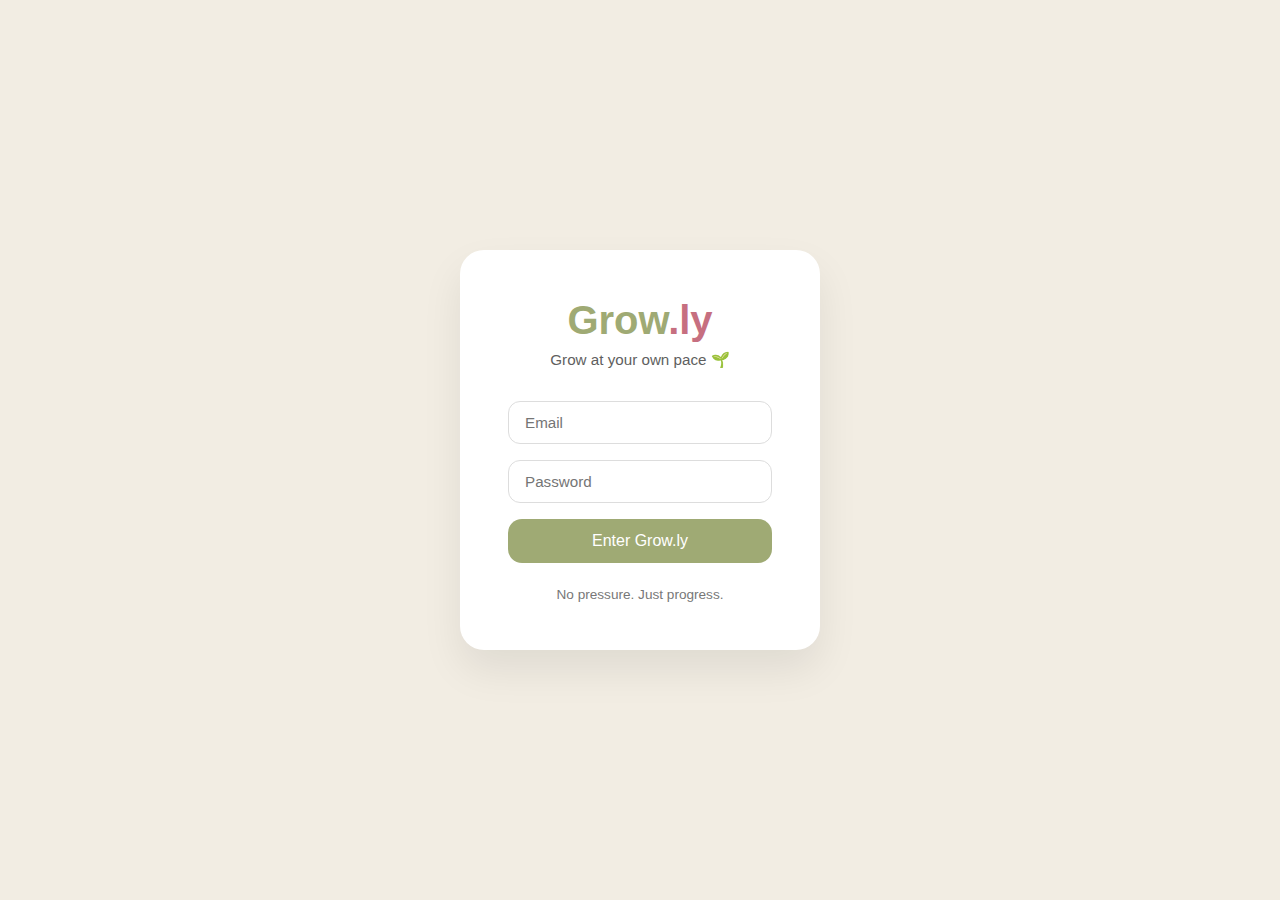
<file: index.html>
<!DOCTYPE html>
<html lang="en">
<head>
  <meta charset="UTF-8" />
  <title>Grow.ly — Login</title>
  <meta name="viewport" content="width=device-width, initial-scale=1.0" />

  <!-- CSS -->
  <link rel="stylesheet" href="style.css" />
</head>
<body>

  <div class="login-page">
    <div class="login-card">

      <h1 class="logo">
        <span class="green">Grow</span><span class="pink">.ly</span>
      </h1>

      <p class="tagline">Grow at your own pace 🌱</p>

      <!-- Backend-ready form -->
      <form class="login-form">
        <input type="email" placeholder="Email" required />
        <input type="password" placeholder="Password" required />

        <button type="submit">Enter Grow.ly</button>
      </form>

      <p class="note">No pressure. Just progress.</p>

    </div>
  </div>

</body>
</html>
</file>
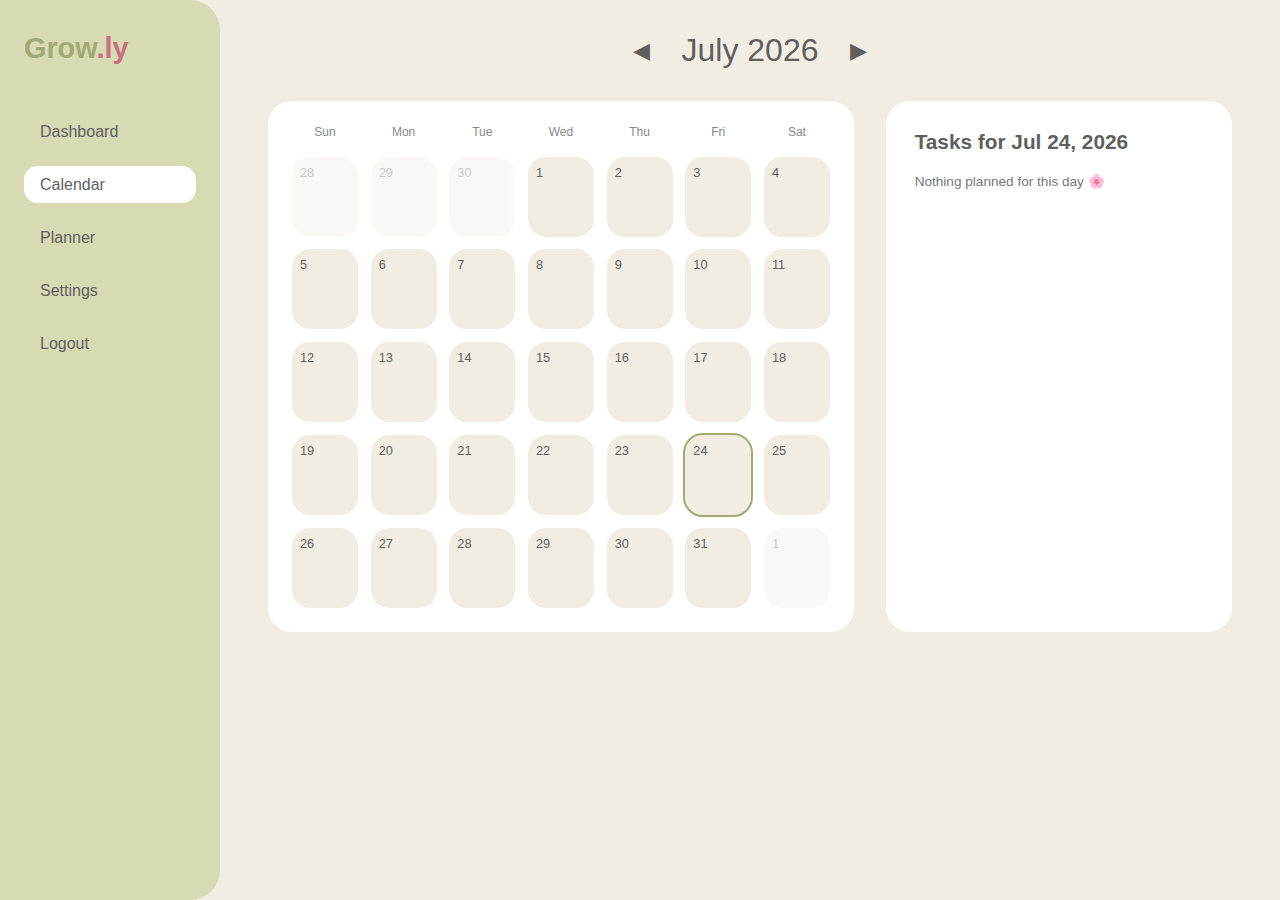
<file: calendar.html>
<!DOCTYPE html>
<html lang="en">
<head>
  <meta charset="UTF-8" />
  <title>Grow.ly — Calendar</title>
  <meta name="viewport" content="width=device-width, initial-scale=1.0" />

  <link rel="stylesheet" href="style.css" />
</head>
<body>

  <div class="app-container">

    <!-- 🌱 Sidebar (same as dashboard) -->
    <aside class="sidebar">
      <h2 class="sidebar-logo">
        <span class="green">Grow</span><span class="pink">.ly</span>
      </h2>

      <nav class="nav-links">
        <a href="dashboard.html">Dashboard</a>
        <a class="active">Calendar</a>
        <a href="planner.html">Planner</a>
        <a>Settings</a>
        <a class="logout">Logout</a>
      </nav>
    </aside>

    <!-- 🌸 Main Content -->
    <main class="main-content">

      <!-- 🔝 Calendar Header -->
      <header class="calendar-header">
        <button class="month-nav" id="prevMonth">◀</button>
<h1 class="calendar-title" id="calendarTitle">September 2026</h1>
<button class="month-nav" id="nextMonth">▶</button>

      </header>

      <!-- 🗓️ Calendar + Task Panel -->
      <section class="calendar-layout">

        <!-- 🗓️ Calendar Grid -->
       <div class="calendar-grid" id="calendarGrid">


          <!-- Week Days -->
          <div class="day-name">Sun</div>
          <div class="day-name">Mon</div>
          <div class="day-name">Tue</div>
          <div class="day-name">Wed</div>
          <div class="day-name">Thu</div>
          <div class="day-name">Fri</div>
          <div class="day-name">Sat</div>

          <!-- Dates (placeholders) -->
          <div class="date-card muted">29</div>
          <div class="date-card muted">30</div>
          <div class="date-card">1</div>
          <div class="date-card">2</div>
          <div class="date-card">3</div>
          <div class="date-card">4</div>
          <div class="date-card">5</div>

          <div class="date-card">6</div>
          <div class="date-card">7</div>
          <div class="date-card">8</div>
          <div class="date-card">9</div>
          <div class="date-card today">10</div>
          <div class="date-card">11</div>
          <div class="date-card">12</div>

          <!-- (more dates later via JS) -->

        </div>

          <!-- 🧾 Tasks for Selected Day -->
<div class="calendar-tasks">

  <h2 class="tasks-title" id="calendarTasksTitle">Tasks for Today</h2>

  <!-- JS will inject tasks here -->
  <div id="calendarTaskList"></div>

</div>


      </section>

    </main>
  </div>
<script src="script.js"></script>

</body>
</html>
</file>
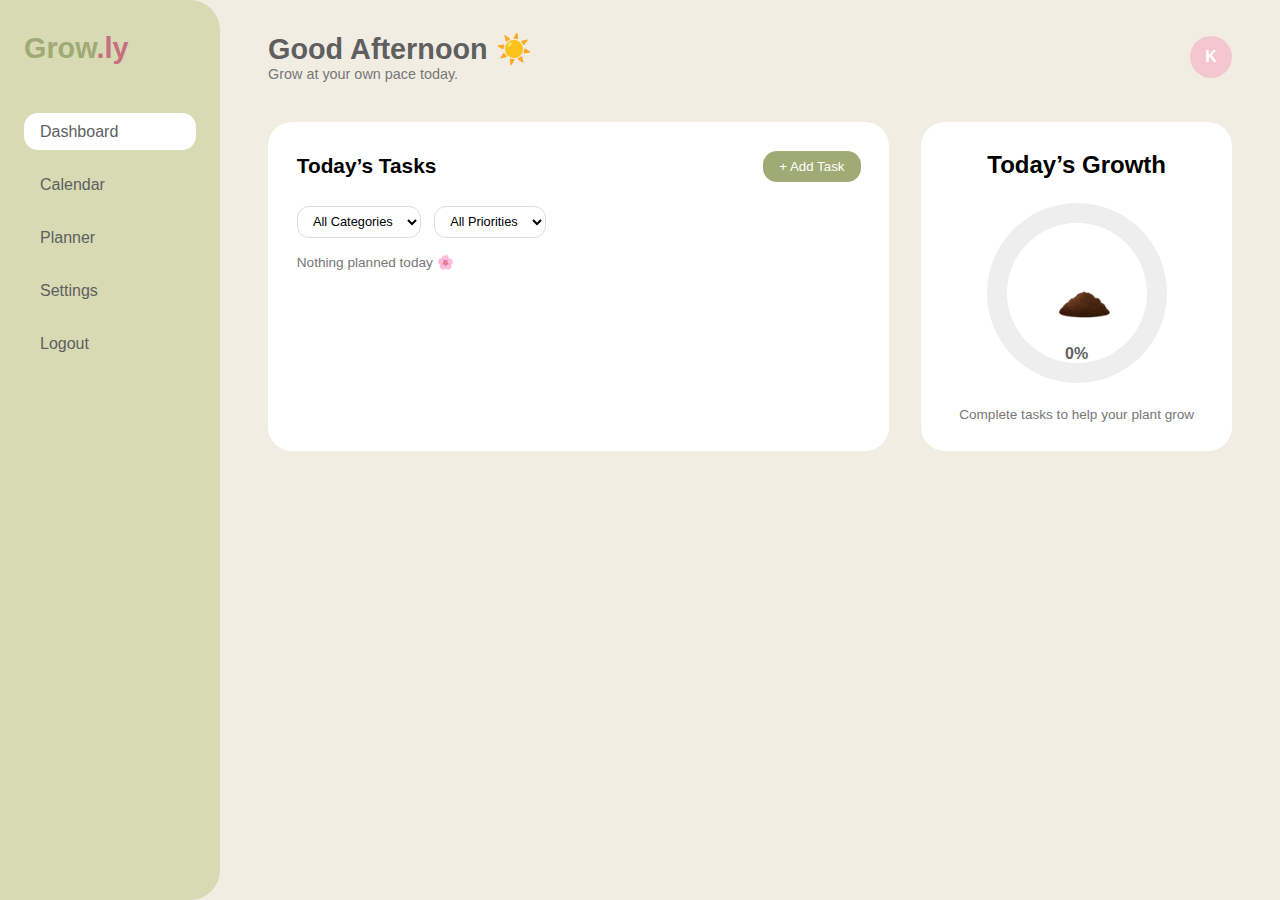
<file: dashboard.html>
<!DOCTYPE html>
<html lang="en">

<head>
    <meta charset="UTF-8" />
    <title>Grow.ly — Dashboard</title>
    <meta name="viewport" content="width=device-width, initial-scale=1.0" />

    <link rel="stylesheet" href="style.css" />
</head>

<body>

    <!-- 🌿 App Container -->
    <div class="app-container">

        <!-- 🌱 Sidebar -->
        <aside class="sidebar">
            <h2 class="sidebar-logo">
                <span class="green">Grow</span><span class="pink">.ly</span>
            </h2>

            <nav class="nav-links">
                <a class="active">Dashboard</a>
                <a href="calendar.html">Calendar</a>
                <a href="planner.html">Planner</a>
                <a>Settings</a>
                <a class="logout">Logout</a>
            </nav>
        </aside>

        <!-- 🌸 Main Section -->
        <main class="main-content">

            <!-- 🔝 Top Navbar -->
            <header class="topbar">
                <div>
                    <h1 class="welcome" id="greeting"></h1>

                    <p class="subtext">Grow at your own pace today.</p>
                </div>

                <div class="profile-circle">K</div>
            </header>

            <!-- 🧠 Dashboard Body -->
      <section class="dashboard">

  <!-- 📝 Today Tasks -->
  <div class="tasks-section">
    <div class="tasks-header">
      <h2>Today’s Tasks</h2>
      <button class="add-task-btn">+ Add Task</button>
    </div>
    <div class="task-filters">
  <select id="filterCategory">
    <option value="All">All Categories</option>
    <option value="General">General</option>
    <option value="Work">Work</option>
    <option value="Study">Study</option>
    <option value="Personal">Personal</option>
  </select>

  <select id="filterPriority">
    <option value="All">All Priorities</option>
    <option value="low">Low</option>
    <option value="medium">Medium</option>
    <option value="high">High</option>
  </select>
</div>


    <!-- JS will inject task cards here -->
    <div id="taskList"></div>
  </div>

  <!-- 🌱 Progress Section -->
  <div class="progress-section">
    <h2>Today’s Growth</h2>

    <div class="progress-circle" id="progressCircle">
      <img id="plant" class="plant" src="1.png" alt="plant" />



      <span class="percent" id="progressPercent">0%</span>
    </div>

    <p class="progress-text">Complete tasks to help your plant grow</p>
  </div>

</section>

<!-- 🌸 Add Task Modal -->
<div class="modal-overlay" id="taskModal">
  <div class="modal">
    <h2>Add New Task 🌱</h2>

    <form class="task-form" id="taskForm">
  <input type="text" id="taskTitle" placeholder="Task title" required />

  <input type="date" id="taskDate" />

  <select id="taskCategory">
    <option value="General">General</option>
    <option value="Work">Work</option>
    <option value="Study">Study</option>
    <option value="Personal">Personal</option>
  </select>

  <div class="time-range">
  <label>Time (optional)</label>
<small class="hint-text">Leave empty for anytime tasks</small>
  <div class="time-inputs">
    <input type="time" id="taskStartTime" />
    <span class="time-separator">–</span>
    <input type="time" id="taskEndTime" />
  </div>
</div>


  <select id="taskPriority">
  <option value="low">Low</option>
  <option value="medium">Medium</option>
  <option value="high">High</option>
</select>


  <div class="modal-actions">
    <button type="button" class="cancel-btn">Cancel</button>
    <button type="submit" class="save-btn">Add Task</button>
  </div>
</form>
  </div>
</div>


<audio id="completeSound" src="complete.mp3" preload="auto"></audio>

    <script src="script.js"></script>
</body>

</html>
</file>
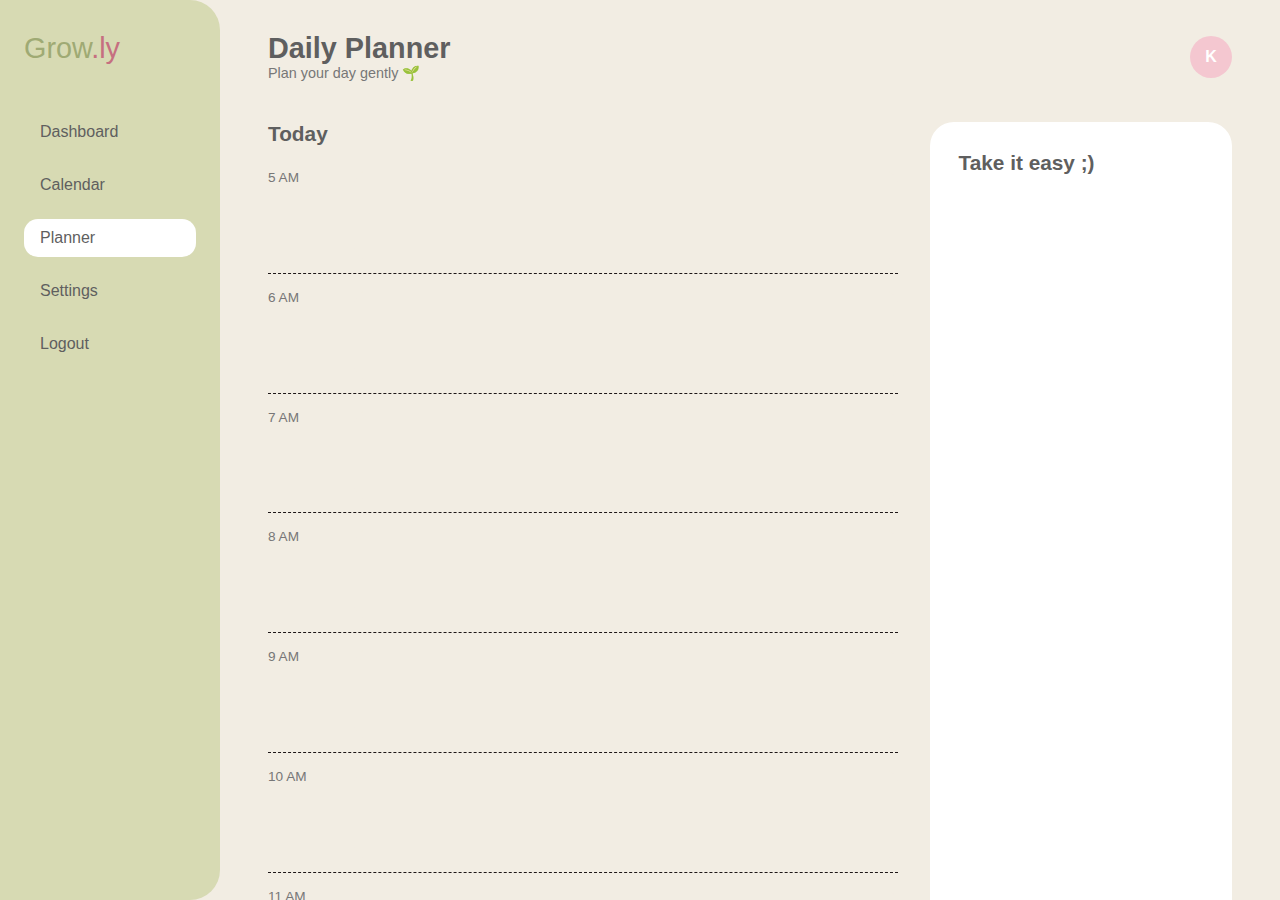
<file: planner.html>
<!DOCTYPE html>
<html lang="en">
<head>
  <meta charset="UTF-8" />
  <title>Planner | Grow.ly</title>
  <meta name="viewport" content="width=device-width, initial-scale=1.0" />
  <link rel="stylesheet" href="style.css" />
</head>

<body>
  <div class="app-container">

    <!-- 🌱 Sidebar -->
    <aside class="sidebar">
      <div class="sidebar-logo">
        <span class="green">Grow</span><span class="pink">.ly</span>
      </div>

      <nav class="nav-links">
        <a href="dashboard.html">Dashboard</a>
        <a href="calendar.html">Calendar</a>
        <a class="active" href="planner.html">Planner</a>
        <a>Settings</a>
        <a class="logout">Logout</a>
      </nav>
    </aside>

    <!-- 🌸 Main Content -->
    <main class="main-content">

      <!-- 🔝 Top bar -->
      <div class="topbar">
        <div>
          <h1 class="welcome">Daily Planner</h1>
          <p class="subtext">Plan your day gently 🌱</p>
        </div>

        <div class="profile-circle">K</div>
      </div>

      <!-- 🕘 Planner Body -->
      <section class="planner">
<!-- LEFT: Timeline -->
<div class="planner-left">
  <h2 class="planner-title">Today</h2>

  <div class="timeline" id="plannerTimeline">
    <!-- JS will inject time rows here -->
  </div>
</div>

        

        <!-- RIGHT: Anytime Tasks -->
<div class="planner-anytime">
  <h2 class="planner-title">Take it easy ;)</h2>
  <div id="anytimeTaskList"></div>
</div>

      </section>

    </main>
  </div>
  <script src="script.js"></script>

</body>
</html>
</file>
<file: style.css>
/* 🌸 Color Palette: Strawberries & Matcha (UPDATED) */
:root {
  /* 🌿 Matcha Greens */
  --matcha: #9FAA74;        /* main matcha */
  --soft-green: #D7DAB3;    /* light matcha background */

  /* 🍓 Strawberry Pinks */
  --strawberry: #F4C7D0;
  --dusty-rose: #C66F80;

  /* 🤍 Neutrals */
  --cream: hsl(40, 37%, 92%);
  --text-dark: #5F5F5F;
}

* {
  margin: 0;
  padding: 0;
  box-sizing: border-box;
  font-family: 'Segoe UI', sans-serif;
}

body {
  margin: 0;              /* 🔥 THIS IS THE KEY */
  padding: 0;
  background: var(--cream);
  min-height: 100vh;
}

/* 🌱 Login Layout */
.login-page {
  min-height: 100vh;
  display: flex;
  align-items: center;
  justify-content: center;
}

.login-card {
  background: white;
  padding: 3rem;
  border-radius: 24px;
  width: 360px;
  text-align: center;
  box-shadow: 0 20px 40px rgba(0, 0, 0, 0.08);
}

/* 🌿 Branding */
.logo {
  font-size: 2.5rem;
  margin-bottom: 0.5rem;
}

.green {
  color: var(--matcha);
}

.pink {
  color: var(--dusty-rose);
}

.tagline {
  color: var(--text-dark);
  margin-bottom: 2rem;
  font-size: 0.95rem;
}

/* 🌸 Form */
.login-form input {
  width: 100%;
  padding: 0.75rem 1rem;
  margin-bottom: 1rem;
  border-radius: 12px;
  border: 1px solid #ddd;
  font-size: 0.95rem;
}

.login-form input:focus {
  outline: none;
  border-color: var(--matcha);
}

.login-form button {
  width: 100%;
  padding: 0.8rem;
  border-radius: 14px;
  border: none;
  background: var(--matcha);
  color: white;
  font-size: 1rem;
  cursor: pointer;
  transition: background 0.3s ease;
}

.login-form button:hover {
  background: var(--dusty-rose);
}

.note {
  margin-top: 1.5rem;
  font-size: 0.85rem;
  color: #777;
}



/* =========================
   🍓 STRAWBERRY (PINKS)
========================= */
.pink-1 { background: #C66F80; color: #fff; }
.pink-2 { background: #F4C7D0; color: #6b2d4f; }
.pink-3 { background: #FCEBF1; color: #6b2d4f; }

/* =========================
   🍵 MATCHA (GREENS)
========================= */
.green-1 { background: #4A6644; color: #fff; }
.green-2 { background: #9FAA74; color: #2f4f2f; }
.green-3 { background: #D7DAB3; color: #2f4f2f; }

/* =========================
   🌱 DASHBOARD LAYOUT
========================= */

.app-container {
  display: flex;
  height: 100vh;
  background: var(--cream);
}

/* 🌱 Sidebar */
.sidebar {
  width: 220px;
  background: var(--soft-green);
  padding: 2rem 1.5rem;
  display: flex;
  flex-direction: column;

  border-top-right-radius: 30px;
  border-bottom-right-radius: 30px;
  border-top-left-radius: 0;
  border-bottom-left-radius: 0;
}

.sidebar-logo {
  font-size: 1.8rem;
  margin-bottom: 3rem;
}

.nav-links {
  display: flex;
  flex-direction: column;
  gap: 1rem;
}

.nav-links a {
  text-decoration: none;
  color: var(--text-dark);
  padding: 0.6rem 1rem;
  border-radius: 14px;
  cursor: pointer;
  transition: background 0.3s;
}

.nav-links a:hover,
.nav-links a.active {
  background: white;
}

.logout {
  margin-top: auto;
  color: var(--dusty-rose);
}

/* =========================
   🔝 TOP BAR
========================= */

.main-content {
  flex: 1;
  padding: 2rem 3rem;
  overflow-y: auto;
}

.topbar {
  display: flex;
  justify-content: space-between;
  align-items: center;
  margin-bottom: 2.5rem;
}

.welcome {
  font-size: 1.8rem;
  color: var(--text-dark);
}

.subtext {
  font-size: 0.9rem;
  color: #777;
}

.profile-circle {
  width: 42px;
  height: 42px;
  background: var(--strawberry);
  border-radius: 50%;
  display: flex;
  align-items: center;
  justify-content: center;
  color: white;
  font-weight: bold;
}

/* =========================
   🧠 DASHBOARD BODY
========================= */

.dashboard {
  display: grid;
  grid-template-columns: 2fr 1fr;
  gap: 2rem;
}

/* =========================
   📝 TODAY TASKS
========================= */

.tasks-section {
  background: white;
  padding: 1.8rem;
  border-radius: 24px;
}

.tasks-header {
  display: flex;
  justify-content: space-between;
  align-items: center;
  margin-bottom: 1.5rem;
}

.tasks-header h2 {
  font-size: 1.3rem;
}

.add-task-btn {
  background: var(--matcha);
  border: none;
  color: white;
  padding: 0.5rem 1rem;
  border-radius: 14px;
  cursor: pointer;
}

.task-card {
  background: var(--cream);
  padding: 0.8rem 1rem;
  border-radius: 14px;
  display: flex;
  align-items: center;
  gap: 0.7rem;
  margin-bottom: 0.8rem;
}

/* =========================
   🌱 PROGRESS SECTION
========================= */

.progress-section {
  background: white;
  padding: 1.8rem;
  border-radius: 24px;
  text-align: center;
}

.progress-circle {
  width: 180px;
  height: 180px;
  margin: 1.5rem auto;
  border-radius: 50%;
  background: conic-gradient(
    var(--matcha) 0deg,
    #eee 0deg
  );
  display: flex;
  align-items: center;
  justify-content: center;
  position: relative;
}

.progress-circle::before {
  content: "";
  width: 140px;
  height: 140px;
  background: white;
  border-radius: 50%;
  position: absolute;
}

.plant {
  position: relative;
  font-size: 2.2rem;
  z-index: 1;
}

.percent {
  position: absolute;
  bottom: 25px;
  font-size: 0.9rem;
  color: #777;
}

.progress-text {
  font-size: 0.85rem;
  color: #777;
}
/* =========================
   🍓 CUSTOM STRAWBERRY CHECKBOX
========================= */

.custom-checkbox {
  position: relative;
  display: inline-flex;
  align-items: center;
}

.custom-checkbox input {
  opacity: 0;
  position: absolute;
  cursor: pointer;
}

.checkmark {
  width: 26px;
  height: 26px;
  border: 2px solid var(--strawberry);
  border-radius: 50%;
  display: inline-block;
  background-color: transparent;
  transition: all 0.3s ease;
  overflow: visible;   
}



.custom-checkbox input:checked + .checkmark {
  border: none;
  background-color: var(--strawberry);
  position: relative;
}

/* 🍓 Strawberry icon */
.custom-checkbox input:checked + .checkmark::after {
  content: "";
  position: absolute;
  top: 50%;
  left: 50%;
  width: 36px;     
  height: 36px;
  background-image: url("check.png");
  background-size: contain;
  background-repeat: no-repeat;
  background-position: center;
  transform: translate(-50%, -50%);
}



/* 🌸 Task completed style */
.task-card.completed {
  background: var(--strawberry);
  color: #5a2a2a;
}
/* =========================
   🌸 ADD TASK MODAL
========================= */

.modal-overlay {
  position: fixed;
  top: 0;
  left: 0;
  width: 100%;
  height: 100%;
  background: rgba(0, 0, 0, 0.25);
  display: none;
  align-items: center;
  justify-content: center;
  z-index: 1000;
}

.modal-overlay.active {
  display: flex;
}

.modal {
  background: white;
  padding: 2rem;
  width: 340px;
  border-radius: 24px;
  box-shadow: 0 20px 40px rgba(0, 0, 0, 0.15);
}

.modal h2 {
  margin-bottom: 1.2rem;
  color: var(--text-dark);
}

.task-form input,
.task-form select {
  width: 100%;
  padding: 0.7rem;
  margin-bottom: 0.8rem;
  border-radius: 12px;
  border: 1px solid #ddd;
}

.task-form input:focus,
.task-form select:focus {
  outline: none;
  border-color: var(--matcha);
}

.modal-actions {
  display: flex;
  justify-content: space-between;
  margin-top: 1rem;
}

.cancel-btn {
  background: transparent;
  border: none;
  color: var(--dusty-rose);
  cursor: pointer;
}

.save-btn {
  background: var(--matcha);
  border: none;
  color: white;
  padding: 0.5rem 1.2rem;
  border-radius: 14px;
  cursor: pointer;
}
/* =========================
   🏷️ TASK META
========================= */

.task-meta {
  display: flex;
  justify-content: space-between;
  font-size: 0.75rem;
  margin-left: auto;
  gap: 0.5rem;
}

.category {
  background: var(--soft-green);
  padding: 0.2rem 0.6rem;
  border-radius: 999px;
}

.priority {
  width: 12px;
  height: 12px;
  border-radius: 50%;
  display: inline-block; 
  margin-top: 0.35rem;
}



.priority.low {
  background: #9FAA74;
}

.priority.medium {
  background: #E6B566;
}

.priority.high {
  background: #C66F80;
}
/* =========================
   🗑️ DELETE TASK BUTTON
========================= */

.delete-btn {
  background: transparent;
  border: none;
  color: #999;
  font-size: 1.1rem;
  cursor: pointer;
  margin-left: 0.5rem;
}

.delete-btn:hover {
  color: var(--dusty-rose);
}
.bin-icon {
  width: 16px;
  height: 16px;
  opacity: 0.7;
}

.delete-btn:hover .bin-icon {
  opacity: 1;
}
/* =========================
   🗑️ BIN ICON
========================= */

.bin-icon {
  width: 16px;
  height: 16px;
  opacity: 0.6;
  cursor: pointer;
}

.delete-btn {
  background: transparent;
  border: none;
  padding: 0;
}

.delete-btn:hover .bin-icon {
  opacity: 1;
}
/* =========================
   🔍 TASK FILTERS
========================= */

.task-filters {
  display: flex;
  gap: 0.8rem;
  margin-bottom: 1rem;
}

.task-filters select {
  padding: 0.4rem 0.7rem;
  border-radius: 12px;
  border: 1px solid #ddd;
  font-size: 0.8rem;
  background: white;
}

.task-filters select:focus {
  outline: none;
  border-color: var(--matcha);
}
/* =========================
   📅 CALENDAR PAGE
========================= */

/* 🔝 Calendar Header */
.calendar-header {
  display: flex;
  align-items: center;
  justify-content: center;
  gap: 2rem;
  margin-bottom: 2rem;
}

.calendar-title {
  font-size: 2rem;
  font-weight: 500;
  color: var(--text-dark);
}

.month-nav {
  background: transparent;
  border: none;
  font-size: 1.4rem;
  cursor: pointer;
  color: var(--text-dark);
}

/* 🗓️ Layout */
.calendar-layout {
  display: grid;
  grid-template-columns: 2.2fr 1.3fr;
  gap: 2rem;
}

/* 🗓️ Calendar Grid */
.calendar-grid {
  background: white;
  padding: 1.5rem;
  border-radius: 24px;
  display: grid;
  grid-template-columns: repeat(7, 1fr);
  gap: 0.8rem;
}

/* Day names */
.day-name {
  text-align: center;
  font-size: 0.75rem;
  color: #888;
  margin-bottom: 0.3rem;
}

/* Date cards */
.date-card {
  height: 80px;
  border-radius: 18px;
  background: var(--cream);
  padding: 0.5rem;
  font-size: 0.8rem;
  color: var(--text-dark);
  position: relative;
  cursor: pointer;
  transition: background 0.3s ease;
}

/* Muted dates (prev / next month) */
.date-card.muted {
  opacity: 0.35;
}

/* Today outlined */
.date-card.today {
  outline: 2px solid var(--matcha);
  background: var(--cream);
}

/* Selected date (later via JS) */
.date-card.selected {
  background: var(--soft-green);
}

/* Hover */
.date-card:hover {
  background: var(--soft-green);
}

/* 🟢 Task dots */
.date-card .dots {
  position: absolute;
  bottom: 6px;
  left: 50%;
  transform: translateX(-50%);
  display: flex;
  gap: 4px;
}

.date-card .dot {
  width: 6px;
  height: 6px;
  border-radius: 50%;
}

.dot.low {
  background: #9FAA74;
}

.dot.medium {
  background: #E6B566;
}

.dot.high {
  background: #C66F80;
}

/* 🧾 Tasks for Selected Day */
.calendar-tasks {
  background: white;
  padding: 1.8rem;
  border-radius: 24px;
}

.tasks-title {
  font-size: 1.3rem;
  margin-bottom: 1.2rem;
  color: var(--text-dark);
}

/* Reuse task card style */
.calendar-tasks .task-card {
  background: var(--cream);
  padding: 0.8rem 1rem;
  border-radius: 14px;
  display: flex;
  align-items: center;
  gap: 0.7rem;
  margin-bottom: 0.8rem;
}
/* =========================
   📅 CALENDAR STATUS STATES
========================= */

/* Base icon inside date */
.date-icon {
  position: absolute;
  bottom: 6px;
  right: 6px;
  width: 45px;      /* 🍓 BIGGER ICON */
  height: 45px;
  opacity: 0.95;
}

/* 🌸 All tasks completed */
.date-card.completed-day {
  background: var(--soft-green);
}

/* 🌿 Tasks pending */
.date-card.pending-day {
  background: var(--strawberry);
}
/* 🕒 Time range input */
.time-range {
  margin-bottom: 1rem;
}

.time-inputs {
  display: flex;
  align-items: center;
  gap: 0.5rem;
}

.time-inputs input {
  flex: 1;
  padding: 0.6rem;
  border-radius: 10px;
  border: 1px solid #ddd;
}

.time-separator {
  color: #999;
  font-weight: 500;
}

.hint-text {
  font-size: 0.75rem;
  color: #888;
}
/* =========================
   🕘 PLANNER LAYOUT
========================= */

.planner {
  display: grid;
  grid-template-columns: 2.5fr 1.2fr;
  gap: 2rem;
}

/* LEFT: Timeline */
.planner-timeline {
  background: white;
  padding: 1.8rem;
  border-radius: 24px;
}

.planner-title {
  font-size: 1.3rem;
  margin-bottom: 1.5rem;
  color: var(--text-dark);
}

.timeline {
  display: flex;
  flex-direction: column;
  gap: 1rem;
}

.time-row {
  display: grid;
  grid-template-columns: 70px 1fr;
  gap: 1rem;
  padding-bottom: 0.8rem;
  border-bottom: 1px dashed #1e1717;  /* 🌸 dashed separator */
}


.time-label {
  font-size: 0.85rem;
  color: #777;
}

.time-slot {
  min-height: 90px;
  background: var(--cream);
  border-radius: 16px;
  padding: 0.6rem;

  display: flex;
  align-items: flex-start;
  gap: 0.5rem;

  overflow: visible; /* ✅ IMPORTANT */
  position: relative;
}



/* RIGHT: Anytime Tasks */
.planner-anytime {
  background: white;
  padding: 1.8rem;
  border-radius: 24px;
}

/* =========================
   🌸 PLANNER TASK CARDS
========================= */

.time-slot {
  min-height: 90px;
  background: var(--cream);
  border-radius: 16px;
  padding: 0.6rem;
  display: flex;
  align-items: flex-start;   /* 🔑 do NOT stretch */
  gap: 0.5rem;
  overflow-x: auto;
}


/* 🌸 Taller planner task blocks */
.planner-task {
  min-width: 140px;
  max-width: 280px;

  min-height: 90px;     /* ⬆️ THIS is the key */
  padding: 1.2rem 1rem; /* more vertical breathing room */

  border-radius: 16px;

  display: flex;
  flex-direction: column;
  justify-content: center;
  align-items: center;
  text-align: center;
  gap: 6px;
}



.planner-task:hover {
  transform: translateY(-2px);
}

/* 🌸 Pink – Personal */
.planner-task.pink {
  background: #ffd6e8;
  color: #6b2d4f;
}

/* 🌱 Green – Work / Study */
.planner-task.green {
  background: #dff5ea;
  color: #245c4a;
}
/* =========================
   🕘 TASK TEXT STYLING
========================= */

.task-title {
  font-weight: 600;
  font-size: 0.95rem;
  line-height: 1.2;
}

.task-time {
  font-size: 0.75rem;
  opacity: 0.75;
}
.time-slot {
  min-height: 90px;
  padding: 0.8rem;     /* ⬆️ gives breathing room */
}

.priority {
  width: 16px;
  height: 16px;
  border-radius: 50%;
  display: inline-block;
  opacity: 0.8;
}


/* 🌸 Softer priority shades */
.priority.high {
  background: #C66F80;   /* dusty rose */
}

.priority.medium {
  background: #E6B566;   /* warm muted gold */
}

.priority.low {
  background: #676d4b;   /* soft matcha green */
}
.priority.high { box-shadow: 0 0 6px rgba(198,111,128,0.4); }
.priority.medium { box-shadow: 0 0 6px rgba(230,181,102,0.4); }
.priority.low { box-shadow: 0 0 6px rgba(159,170,116,0.4); }


#anytimeTaskList {
  display: flex;
  flex-direction: column;
  gap: 1rem;
}
.planner-timeline {
  position: relative;
}
.time-slot {
  min-height: 90px;
  position: relative;
  overflow: visible;
}
/* 🌱 Plant image styling */
#plant {
  width: 190px;          /* ⬅️ increase size here */
  height: auto;
  position: relative;
  z-index: 2;
   transform: scale(1.05); 
  transition: 
    opacity 0.35s ease,
    transform 0.35s ease;
}

.progress-circle::before {
  z-index: 1;
}
.percent {
  z-index: 3;
}
.percent {
  position: absolute;
  bottom: 20px;          /* ⬅️ adjust vertical position */
  font-size: 1rem;
  font-weight: 600;
  color: var(--text-dark);
  z-index: 3;            /* 🔥 ABOVE white inner circle */
}
</file>
